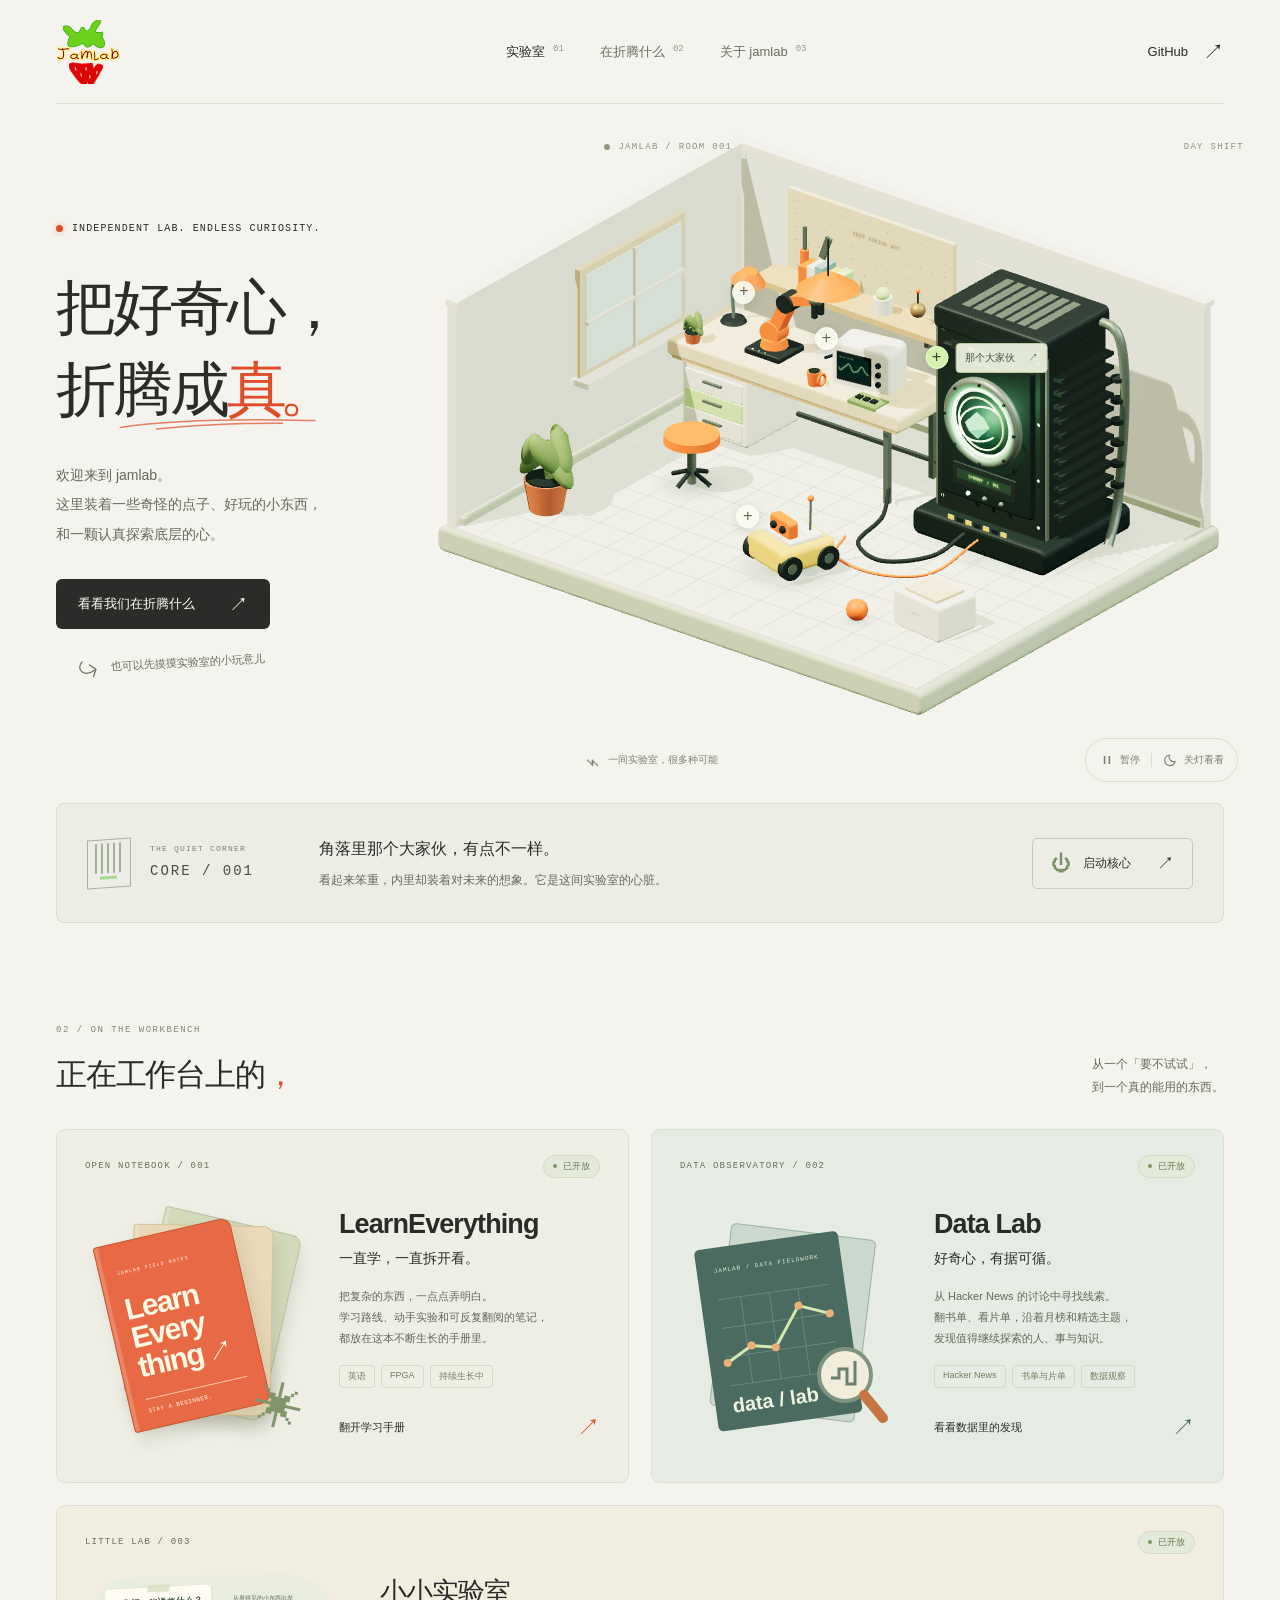
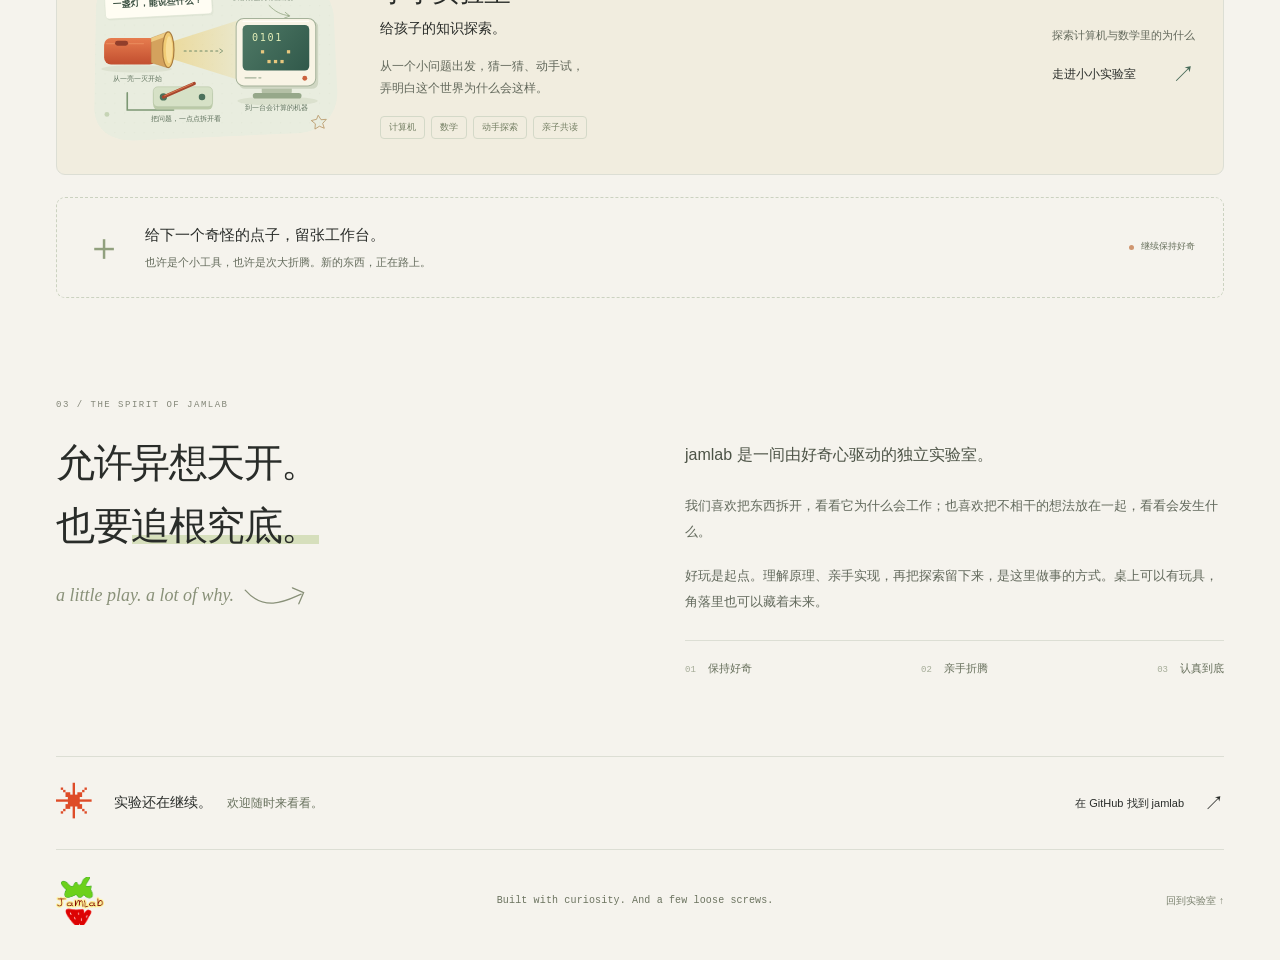
<file: index.html>
<!doctype html>
<html lang="zh-CN">
<head>
  <meta charset="UTF-8">
  <meta name="viewport" content="width=device-width, initial-scale=1">
  <meta name="theme-color" content="#f5f3ed">
  <meta name="description" content="jamlab，一间把好奇心折腾成真的独立实验室。探索小发明、硬核技术与开放的学习计划。">
  <title>jamlab — 把好奇心，折腾成真。</title>
  <link rel="icon" href="assets/favicon.png" type="image/png" sizes="32x32">
  <link rel="stylesheet" href="styles.css">
  <script type="module" src="app.mjs"></script>
</head>
<body>
  <a class="skip-link" href="#main">跳到主要内容</a>
  <header class="site-header">
    <a class="wordmark" href="./" aria-label="jamlab 首页"><img class="brand-logo" src="assets/jamlab-logo.png" alt="jamlab" width="460" height="460"></a>
    <nav aria-label="主导航"><a class="nav-current" href="#laboratory">实验室<span>01</span></a><a href="#projects">在折腾什么<span>02</span></a><a href="#about">关于 jamlab<span>03</span></a></nav>
    <a class="github-link" href="https://github.com/jamlabq" target="_blank" rel="noopener noreferrer">GitHub <span aria-hidden="true">↗</span></a>
  </header>
  <main id="main">
    <section class="hero" id="laboratory" aria-labelledby="hero-title">
      <div class="hero-copy">
        <div class="eyebrow"><span class="status-dot"></span> INDEPENDENT LAB. ENDLESS CURIOSITY.</div>
        <h1 id="hero-title">把好奇心，<br><span class="title-last">折腾成<span class="orange">真<span class="title-period">。</span></span><svg class="title-scribble" viewBox="0 0 270 14" fill="none" aria-hidden="true"><path d="M3 7c72-8 163-6 263 0M52 11c68-5 117-4 170-2" stroke="currentColor" stroke-width="2" stroke-linecap="round"/></svg></span></h1>
        <p class="hero-description">欢迎来到 jamlab。<br>这里装着一些奇怪的点子、好玩的小东西，<br>和一颗认真探索底层的心。</p>
        <a class="button button-dark" href="#projects">看看我们在折腾什么 <span aria-hidden="true">↗</span></a>
        <div class="hero-footnote"><svg viewBox="0 0 30 30" fill="none" aria-hidden="true"><path d="M9 8c-8 8 2 18 13 10M17 12l7 5-3 8" stroke="currentColor" stroke-width="1.4" stroke-linecap="round"/></svg><span>也可以先摸摸实验室的小玩意儿</span></div>
      </div>
      <div class="laboratory-wrap">
        <div class="scene-topline"><span><i></i> JAMLAB / ROOM 001</span><span id="scene-mode-label">DAY SHIFT</span></div>
        <div class="scene" id="lab-scene" role="img" aria-label="立体实验室：工作台上有橙色机器人和示波器，地面上有探测小车，右后角是一台带绿色发光核心的深色重型机器。">
          <img class="scene-fallback" src="assets/lab-day.webp" alt="" width="957" height="700">
          <div class="scene-loading" id="scene-loading" hidden><span class="loading-ring"></span><span>正在打开实验室的灯…</span></div>
        </div>
        <div class="scene-hotspots" id="scene-hotspots" aria-label="探索实验室的装置">
          <button class="hotspot" data-object="robot" style="left:27%;top:53%"><span class="hotspot-point">+</span><span class="hotspot-label">小小机械臂</span></button>
          <button class="hotspot" data-object="signal" style="left:38%;top:45%"><span class="hotspot-point">+</span><span class="hotspot-label">捕捉一个信号</span></button>
          <button class="hotspot hotspot-core" data-object="core" style="left:76%;top:35%"><span class="hotspot-point">+</span><span class="hotspot-label">那个大家伙 <span aria-hidden="true">↗</span></span></button>
          <button class="hotspot" data-object="rover" style="left:53%;top:76%"><span class="hotspot-point">+</span><span class="hotspot-label">小车出去转转</span></button>
        </div>
        <div class="scene-controls"><span class="scene-hint"><span class="scene-hint-icon" aria-hidden="true">⌁</span> 一间实验室，很多种可能</span><div class="control-group"><button id="motion-toggle" class="scene-control" aria-label="暂停场景动画" aria-pressed="false"><svg viewBox="0 0 20 20" aria-hidden="true" fill="none"><path d="M7 5v10M13 5v10" stroke="currentColor" stroke-width="2"/></svg><span>暂停</span></button><span class="control-divider"></span><button id="night-toggle" class="scene-control" aria-pressed="false"><svg viewBox="0 0 20 20" aria-hidden="true" fill="none"><path d="M15 12a6 6 0 0 1-7-8 6.5 6.5 0 1 0 7 8Z" stroke="currentColor" stroke-width="1.4"/></svg><span>关灯看看</span></button></div></div>
      </div>
    </section>
    <section class="core-strip" aria-label="实验室核心装置">
      <div class="core-serial"><span class="core-icon" aria-hidden="true">▥</span><span>THE QUIET CORNER<br><b>CORE / 001</b></span></div>
      <div class="core-copy"><h2>角落里那个大家伙，有点不一样。</h2><p>看起来笨重，内里却装着对未来的想象。它是这间实验室的心脏。</p></div>
      <button class="core-trigger" id="core-trigger" aria-pressed="false"><span class="power-icon" aria-hidden="true">⏻</span><span id="core-trigger-text">启动核心</span><span aria-hidden="true">↗</span></button>
      <div class="core-response" id="core-response" role="status" aria-live="polite"></div>
    </section>
    <section class="projects section" id="projects" aria-labelledby="projects-title">
      <div class="section-heading"><div><div class="eyebrow muted">02 / ON THE WORKBENCH</div><h2 id="projects-title">正在工作台上的<span class="serif">，</span></h2></div><p>从一个「要不试试」，<br>到一个真的能用的东西。</p></div>
      <div class="project-grid">
        <a class="project-card learning-card" href="https://jamlabq.github.io/LearnEverything/">
          <div class="project-card-top"><span class="project-label">OPEN NOTEBOOK / 001</span><span class="live-badge"><i></i> 已开放</span></div>
          <div class="learning-content"><div class="learning-art" aria-hidden="true"><div class="book book-back"><span>WHY?</span></div><div class="book book-middle"><span>HOW.</span></div><div class="book book-front"><span class="book-mini">JAMLAB FIELD NOTES</span><strong>Learn<br>Every<br>thing<span>↗</span></strong><span class="book-line"></span><span class="book-bottom">STAY A BEGINNER.</span></div><div class="book-spark">✳</div></div><div class="learning-copy"><h3>LearnEverything<span>一直学，一直拆开看。</span></h3><p>把复杂的东西，一点点弄明白。<br>学习路线、动手实验和可反复翻阅的笔记，<br>都放在这本不断生长的手册里。</p><div class="topic-tags"><span>英语</span><span>FPGA</span><span>持续生长中</span></div><span class="project-enter">翻开学习手册 <span aria-hidden="true">↗</span></span></div></div>
        </a>
        <a class="project-card learning-card data-card" href="https://jamlabq.github.io/data-lab/">
          <div class="project-card-top"><span class="project-label">DATA OBSERVATORY / 002</span><span class="live-badge"><i></i> 已开放</span></div>
          <div class="learning-content">
            <div class="learning-art data-art" aria-hidden="true">
              <svg viewBox="0 0 220 245" fill="none"><g transform="rotate(7 110 122)"><rect x="40" y="28" width="145" height="183" rx="5" fill="#cbd8ce" stroke="#9eafa1"/></g><g transform="rotate(-8 110 122)"><rect x="25" y="35" width="145" height="183" rx="5" fill="#4b6b60"/><path d="M42 87h111M42 116h111M42 145h111M42 174h111M65 87v87M94 87v87M123 87v87" stroke="#759285" stroke-width=".7"/><text x="42" y="60" fill="#dce9d4" font-family="monospace" font-size="6" letter-spacing="1">JAMLAB / DATA FIELDWORK</text><path d="m43 151 26-14 24 5 28-38 30 12" stroke="#d4e9ad" stroke-width="3"/><g fill="#eab076"><circle cx="43" cy="151" r="4"/><circle cx="69" cy="137" r="4"/><circle cx="93" cy="142" r="4"/><circle cx="121" cy="104" r="4"/><circle cx="151" cy="116" r="4"/></g><text x="42" y="201" fill="#edf3df" font-family="Arial,sans-serif" font-size="20" font-weight="700">data / lab</text></g><circle cx="165" cy="172" r="26" fill="#f2edda" stroke="#7f9480" stroke-width="4"/><path d="m184 192 19 23" stroke="#c67442" stroke-width="10" stroke-linecap="round"/><path d="M151 175h8v-9h8v15h8v-23" stroke="#68806c" stroke-width="3"/></svg>
            </div>
            <div class="learning-copy"><h3>Data Lab<span>好奇心，有据可循。</span></h3><p>从 Hacker News 的讨论中寻找线索。<br>翻书单、看片单，沿着月榜和精选主题，<br>发现值得继续探索的人、事与知识。</p><div class="topic-tags"><span>Hacker News</span><span>书单与片单</span><span>数据观察</span></div><span class="project-enter">看看数据里的发现 <span aria-hidden="true">↗</span></span></div>
          </div>
        </a>
        <a class="project-card kids-card" href="kids/">
          <div class="project-card-top"><span class="project-label">LITTLE LAB / 003</span><span class="live-badge"><i></i> 已开放</span></div>
          <div class="kids-card-content">
            <img class="kids-card-art" src="kids/workbench.svg" alt="" width="640" height="450" loading="lazy">
            <div class="kids-card-copy"><h3>小小实验室<span>给孩子的知识探索。</span></h3><p>从一个小问题出发，猜一猜、动手试，<br>弄明白这个世界为什么会这样。</p><div class="topic-tags"><span>计算机</span><span>数学</span><span>动手探索</span><span>亲子共读</span></div></div>
            <div class="kids-card-entry"><span>探索计算机与数学里的为什么</span><span class="project-enter">走进小小实验室 <span aria-hidden="true">↗</span></span></div>
          </div>
        </a>
      </div>
      <article class="future-note"><span class="future-note-plus" aria-hidden="true">＋</span><div><h3>给下一个奇怪的点子，留张工作台。</h3><p>也许是个小工具，也许是次大折腾。新的东西，正在路上。</p></div><span class="in-progress"><span class="small-orange-dot"></span> 继续保持好奇</span></article>
    </section>
    <section class="about section" id="about" aria-labelledby="about-title"><div class="about-intro"><div class="eyebrow muted">03 / THE SPIRIT OF JAMLAB</div><h2 id="about-title">允许异想天开。<br>也要<span>追根究底。</span></h2><div class="about-signature">a little play. a lot of why.<svg viewBox="0 0 100 40" fill="none" aria-hidden="true"><path d="M4 14c26 30 57 10 70 5m-11-8 14 6-6 14" stroke="currentColor" stroke-width="1.6" stroke-linecap="round"/></svg></div></div><div class="about-notes"><p class="about-lead">jamlab 是一间由好奇心驱动的独立实验室。</p><p>我们喜欢把东西拆开，看看它为什么会工作；也喜欢把不相干的想法放在一起，看看会发生什么。</p><p>好玩是起点。理解原理、亲手实现，再把探索留下来，是这里做事的方式。桌上可以有玩具，角落里也可以藏着未来。</p><div class="lab-values"><span><b>01</b> 保持好奇</span><span><b>02</b> 亲手折腾</span><span><b>03</b> 认真到底</span></div></div></section>
    <div class="closing-note"><span class="closing-star" aria-hidden="true">✳</span><p>实验还在继续。<span>欢迎随时来看看。</span></p><a href="https://github.com/jamlabq" target="_blank" rel="noopener noreferrer">在 GitHub 找到 jamlab <span aria-hidden="true">↗</span></a></div>
  </main>
  <footer class="site-footer"><a class="wordmark footer-wordmark" href="./" aria-label="jamlab 首页"><img class="brand-logo" src="assets/jamlab-logo.png" alt="jamlab" width="460" height="460"></a><span>Built with curiosity. And a few loose screws.</span><a href="#laboratory">回到实验室 ↑</a></footer>
  <dialog class="object-dialog" id="object-dialog" aria-labelledby="object-title"><div class="dialog-top"><span id="object-code"></span><button id="dialog-close" aria-label="关闭装置介绍">×</button></div><div class="dialog-object-icon" id="object-icon" aria-hidden="true"></div><h2 id="object-title"></h2><p class="object-subtitle" id="object-subtitle"></p><p class="object-description" id="object-description"></p><div class="object-note" id="object-note"></div><button class="button button-dark" id="object-action">让它动一下 <span aria-hidden="true">↗</span></button><p class="concept-label">ROOM 001 · 实验室的概念装置</p></dialog>
  <noscript><div class="noscript-note">你正在查看实验室的静态版本。LearnEverything、Data Lab、小小实验室和下方链接可以直接使用；开启 JavaScript 可探索装置。</div></noscript>
</body>
</html>
</file>
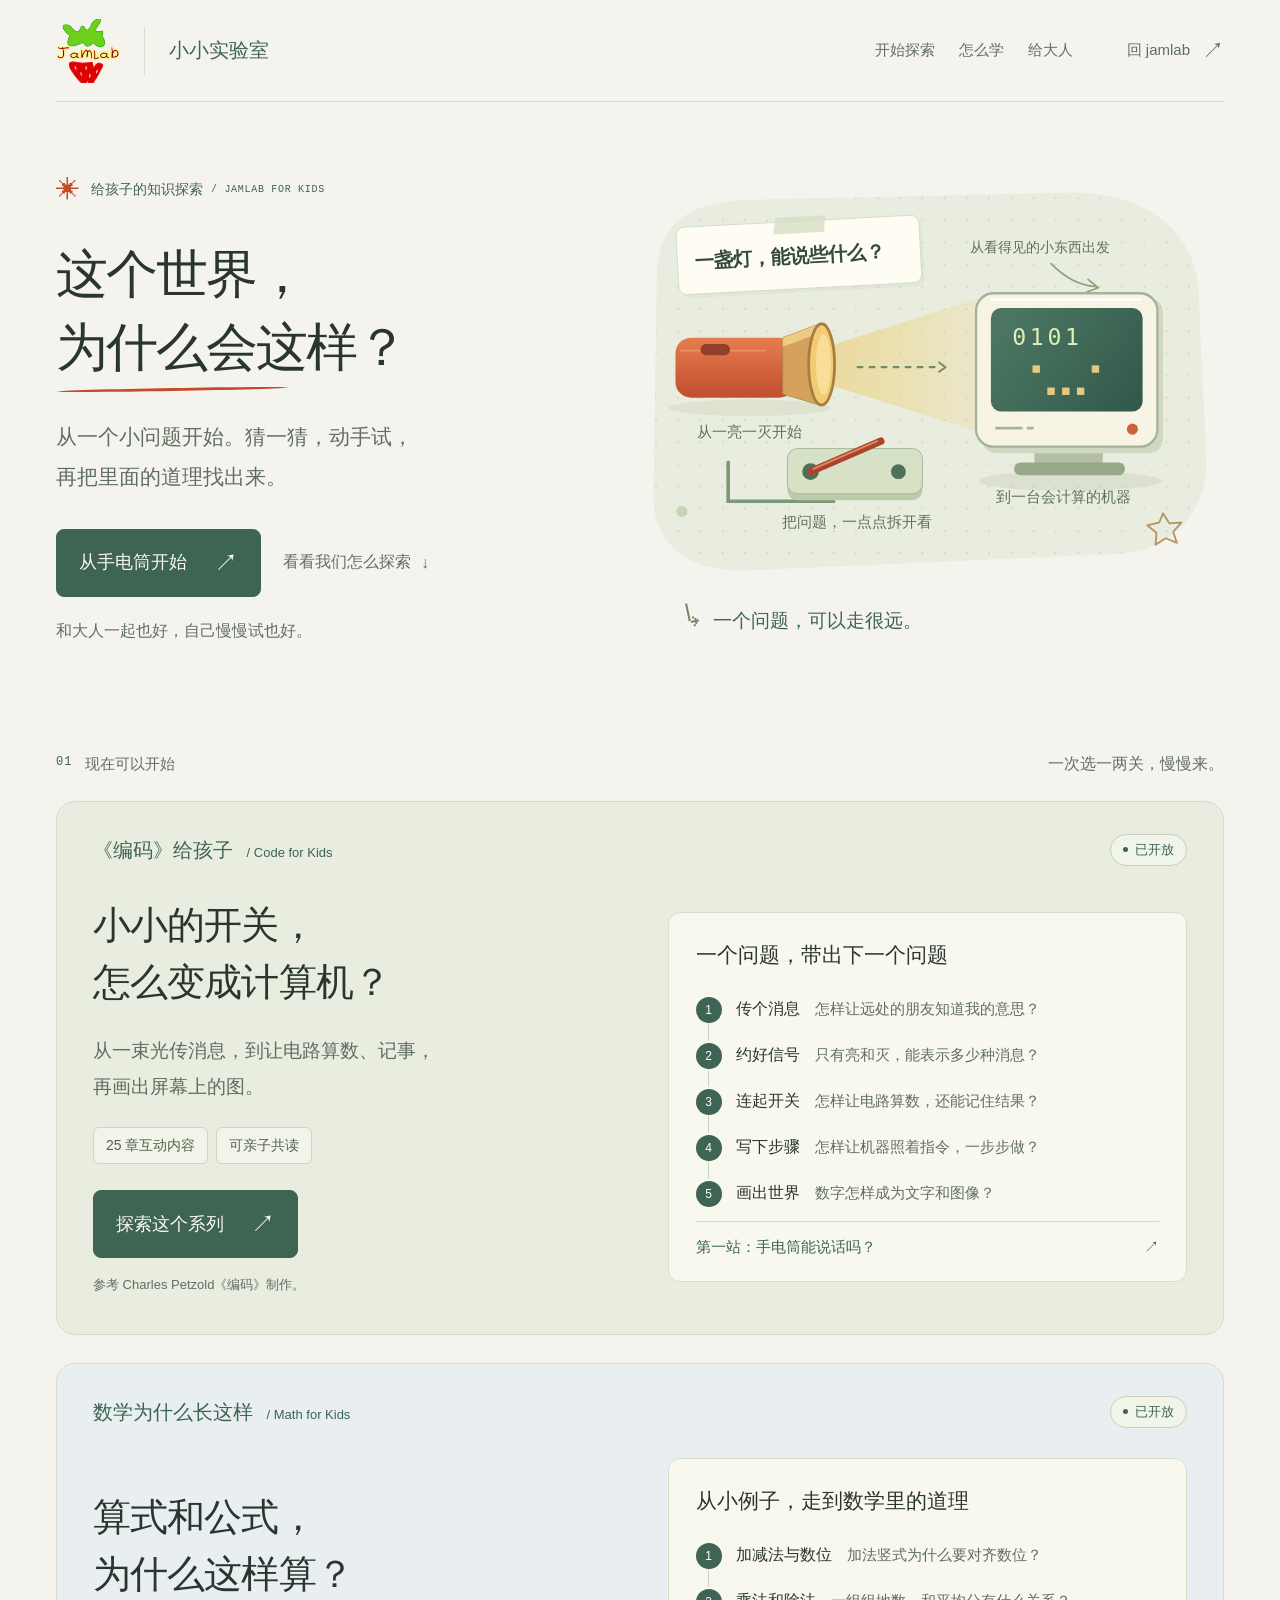
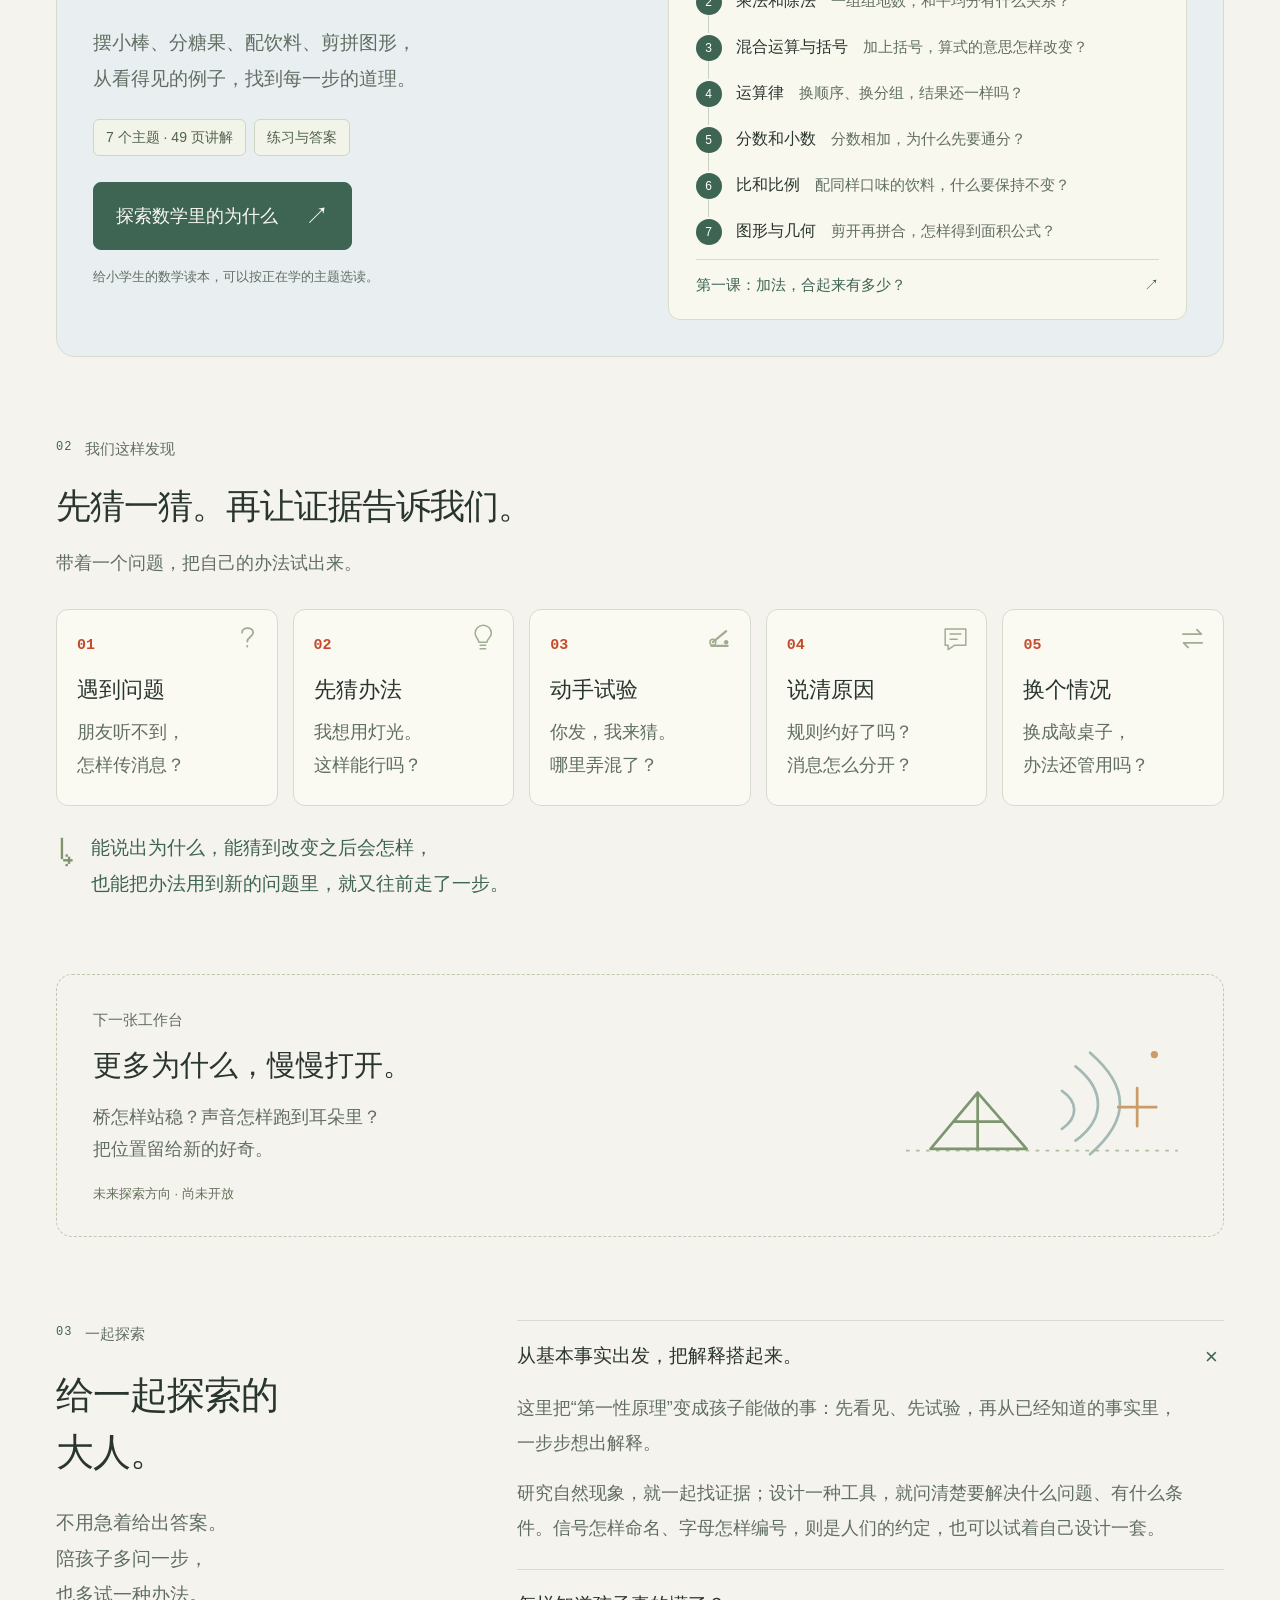
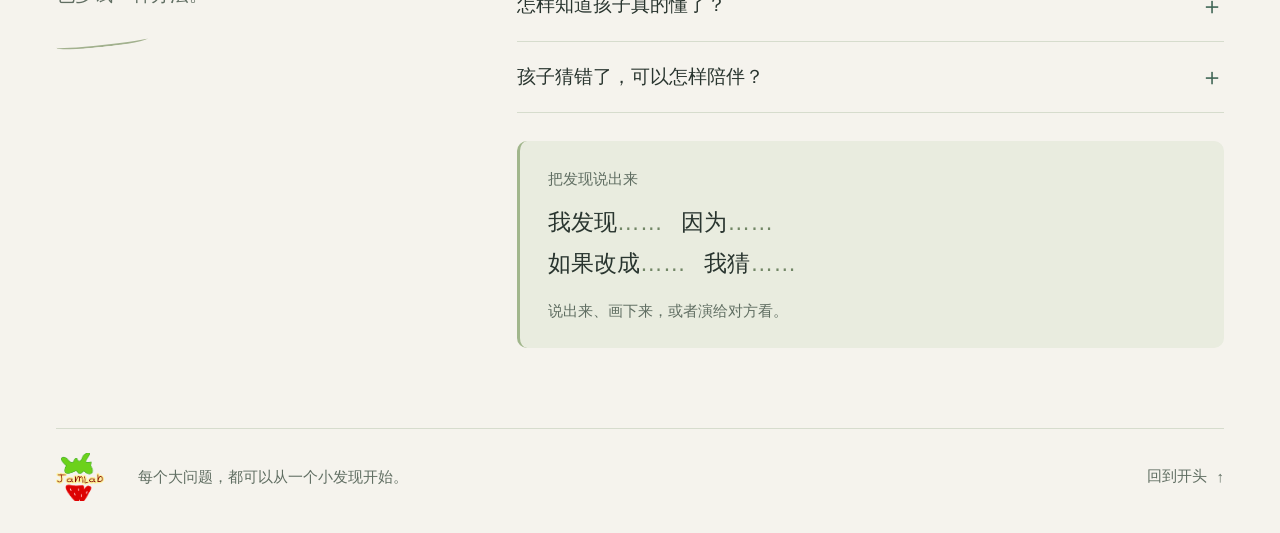
<file: kids/index.html>
<!doctype html>
<html lang="zh-CN">
<head>
  <meta charset="UTF-8">
  <meta name="viewport" content="width=device-width, initial-scale=1">
  <meta name="theme-color" content="#f5f3ed">
  <meta name="description" content="jamlab 小小实验室，给孩子的知识探索。从一个小问题开始，猜一猜、动手试，理解世界为什么会这样。探索《编码》给孩子与数学为什么长这样。">
  <title>小小实验室 — 这个世界，为什么会这样？ · jamlab</title>
  <link rel="canonical" href="https://jamlabq.github.io/kids/">
  <link rel="icon" href="../assets/favicon.png" type="image/png" sizes="32x32">
  <link rel="stylesheet" href="styles.css">
</head>
<body>
  <a class="skip-link" href="#main">跳到主要内容</a>
  <header class="site-header page-width">
    <a class="brand" href="../" aria-label="jamlab 首页"><img class="brand-logo" src="../assets/jamlab-logo.png" alt="jamlab" width="460" height="460"></a>
    <a class="series-name" href="./" aria-current="page">小小实验室</a>
    <nav aria-label="小小实验室导航">
      <a href="#explore">开始探索</a>
      <a href="#how">怎么学</a>
      <a href="#grownups">给大人</a>
    </nav>
    <a class="back-link" href="../">回 jamlab <span aria-hidden="true">↗</span></a>
  </header>

  <main id="main" class="page-width">
    <section class="hero" aria-labelledby="hero-title">
      <div class="hero-copy">
        <p class="eyebrow"><span class="tiny-star" aria-hidden="true">✳</span> 给孩子的知识探索 <span class="english-label">/ JAMLAB FOR KIDS</span></p>
        <h1 id="hero-title">这个世界，<br><span class="underlined">为什么会这样？</span></h1>
        <p class="hero-intro">从一个小问题开始。<br class="mobile-break">猜一猜，动手试，<br>再把里面的道理找出来。</p>
        <div class="hero-actions">
          <a class="button" href="https://jamlabq.github.io/code-for-kids/ch1-flashlight.html">从手电筒开始 <span aria-hidden="true">↗</span></a>
          <a class="text-link" href="#how">看看我们怎么探索 <span aria-hidden="true">↓</span></a>
        </div>
        <p class="small-note">和大人一起也好，自己慢慢试也好。</p>
      </div>
      <figure class="workbench">
        <img src="workbench.svg" width="640" height="450" alt="探索工作台上的手电筒、开关、记录纸和小电脑，串起从灯光到计算机的学习线索。" fetchpriority="high">
        <figcaption><span class="sketch-arrow" aria-hidden="true">↳</span> 一个问题，可以走很远。</figcaption>
      </figure>
    </section>

    <section id="explore" class="section explore" aria-labelledby="explore-title">
      <div class="section-heading"><h2 id="explore-title" class="section-label"><span>01</span> 现在可以开始</h2><p>一次选一两关，慢慢来。</p></div>
      <article id="code-course" class="course-card" aria-labelledby="course-title">
        <div class="course-top"><p>《编码》给孩子 <span lang="en">/ Code for Kids</span></p><span class="open-badge"><i aria-hidden="true"></i> 已开放</span></div>
        <div class="course-layout">
          <div class="course-copy">
            <h3 id="course-title">小小的开关，<br>怎么变成计算机？</h3>
            <p>从一束光传消息，到让电路算数、记事，<br class="wide-break">再画出屏幕上的图。</p>
            <ul class="course-tags" aria-label="专题特点"><li>25 章互动内容</li><li>可亲子共读</li></ul>
            <a class="button" href="https://jamlabq.github.io/code-for-kids/">探索这个系列 <span aria-hidden="true">↗</span></a>
            <p class="course-credit">参考 Charles Petzold《编码》制作。</p>
          </div>
          <div class="course-route">
            <h4>一个问题，带出下一个问题</h4>
            <ol class="question-path">
              <li><span class="path-number">1</span><div><strong>传个消息</strong><span>怎样让远处的朋友知道我的意思？</span></div></li>
              <li><span class="path-number">2</span><div><strong>约好信号</strong><span>只有亮和灭，能表示多少种消息？</span></div></li>
              <li><span class="path-number">3</span><div><strong>连起开关</strong><span>怎样让电路算数，还能记住结果？</span></div></li>
              <li><span class="path-number">4</span><div><strong>写下步骤</strong><span>怎样让机器照着指令，一步步做？</span></div></li>
              <li><span class="path-number">5</span><div><strong>画出世界</strong><span>数字怎样成为文字和图像？</span></div></li>
            </ol>
            <a class="first-stop" href="https://jamlabq.github.io/code-for-kids/ch1-flashlight.html"><span>第一站：手电筒能说话吗？</span><span aria-hidden="true">↗</span></a>
          </div>
        </div>
      </article>
      <article id="math-course" class="course-card math-course" aria-labelledby="math-title">
        <div class="course-top"><p>数学为什么长这样 <span lang="en">/ Math for Kids</span></p><span class="open-badge"><i aria-hidden="true"></i> 已开放</span></div>
        <div class="course-layout">
          <div class="course-copy">
            <h3 id="math-title">算式和公式，<br>为什么这样算？</h3>
            <p>摆小棒、分糖果、配饮料、剪拼图形，<br class="wide-break">从看得见的例子，找到每一步的道理。</p>
            <ul class="course-tags" aria-label="专题特点"><li>7 个主题 · 49 页讲解</li><li>练习与答案</li></ul>
            <a class="button" href="https://jamlabq.github.io/math-for-kids/">探索数学里的为什么 <span aria-hidden="true">↗</span></a>
            <p class="course-credit">给小学生的数学读本，可以按正在学的主题选读。</p>
          </div>
          <div class="course-route">
            <h4>从小例子，走到数学里的道理</h4>
            <ol class="question-path">
              <li><span class="path-number">1</span><div><strong>加减法与数位</strong><span>加法竖式为什么要对齐数位？</span></div></li>
              <li><span class="path-number">2</span><div><strong>乘法和除法</strong><span>一组组地数，和平均分有什么关系？</span></div></li>
              <li><span class="path-number">3</span><div><strong>混合运算与括号</strong><span>加上括号，算式的意思怎样改变？</span></div></li>
              <li><span class="path-number">4</span><div><strong>运算律</strong><span>换顺序、换分组，结果还一样吗？</span></div></li>
              <li><span class="path-number">5</span><div><strong>分数和小数</strong><span>分数相加，为什么先要通分？</span></div></li>
              <li><span class="path-number">6</span><div><strong>比和比例</strong><span>配同样口味的饮料，什么要保持不变？</span></div></li>
              <li><span class="path-number">7</span><div><strong>图形与几何</strong><span>剪开再拼合，怎样得到面积公式？</span></div></li>
            </ol>
            <a class="first-stop" href="https://jamlabq.github.io/math-for-kids/page-01.html"><span>第一课：加法，合起来有多少？</span><span aria-hidden="true">↗</span></a>
          </div>
        </div>
      </article>
    </section>

    <section id="how" class="section method" aria-labelledby="method-title">
      <p class="section-label"><span>02</span> 我们这样发现</p>
      <h2 id="method-title">先猜一猜。<br class="mobile-break">再让证据告诉我们。</h2>
      <p class="section-intro">带着一个问题，把自己的办法试出来。</p>
      <ol class="discovery-steps">
        <li><span class="step-number" aria-hidden="true">01</span><div><h3>遇到问题</h3><p>朋友听不到，<br>怎样传消息？</p></div><svg class="step-mark" viewBox="0 0 42 42" fill="none" aria-hidden="true"><path d="M15 13c0-8 15-8 15 0 0 6-8 6-8 12M22 31v1" stroke="currentColor" stroke-width="2.5" stroke-linecap="round"/></svg></li>
        <li><span class="step-number" aria-hidden="true">02</span><div><h3>先猜办法</h3><p>我想用灯光。<br>这样能行吗？</p></div><svg class="step-mark" viewBox="0 0 42 42" fill="none" aria-hidden="true"><path d="M17 30h9M17 35h9M16 26c0-5-5-6-5-12a11 11 0 0 1 22 0c0 6-6 7-6 12Z" stroke="currentColor" stroke-width="2" stroke-linejoin="round"/></svg></li>
        <li><span class="step-number" aria-hidden="true">03</span><div><h3>动手试验</h3><p>你发，我来猜。<br>哪里弄混了？</p></div><svg class="step-mark" viewBox="0 0 42 42" fill="none" aria-hidden="true"><path d="M10 31h22M12 26l18-15" stroke="currentColor" stroke-width="3" stroke-linecap="round"/><circle cx="12" cy="26" r="4" stroke="currentColor" stroke-width="2"/><circle cx="30" cy="26" r="3" fill="currentColor"/></svg></li>
        <li><span class="step-number" aria-hidden="true">04</span><div><h3>说清原因</h3><p>规则约好了吗？<br>消息怎么分开？</p></div><svg class="step-mark" viewBox="0 0 42 42" fill="none" aria-hidden="true"><path d="M7 8h28v22H20l-9 6v-6H7Z" stroke="currentColor" stroke-width="2" stroke-linejoin="round"/><path d="M13 15h16M13 22h11" stroke="currentColor" stroke-width="2"/></svg></li>
        <li><span class="step-number" aria-hidden="true">05</span><div><h3>换个情况</h3><p>换成敲桌子，<br>办法还管用吗？</p></div><svg class="step-mark" viewBox="0 0 42 42" fill="none" aria-hidden="true"><path d="M8 15h25l-6-6M34 27H9l6 6" stroke="currentColor" stroke-width="2.5" stroke-linecap="round" stroke-linejoin="round"/></svg></li>
      </ol>
      <div class="understanding-note"><span aria-hidden="true">↳</span><p>能说出<strong>为什么</strong>，能猜到<strong>改变之后会怎样</strong>，<br class="wide-break">也能把办法用到<strong>新的问题</strong>里，就又往前走了一步。</p></div>
    </section>

    <section class="future-workbench" aria-labelledby="future-title">
      <div><p class="section-label">下一张工作台</p><h2 id="future-title">更多为什么，<br class="mobile-break">慢慢打开。</h2><p>桥怎样站稳？声音怎样跑到耳朵里？<br>把位置留给新的好奇。</p><span class="future-status">未来探索方向 · 尚未开放</span></div>
      <svg class="future-illustration" viewBox="0 0 320 164" fill="none" aria-hidden="true"><path d="M10 132h300" stroke="#aebda0" stroke-width="2" stroke-dasharray="4 7"/><path d="m37 130 52-62 54 62M37 130H143M62 100h55M89 68v62" stroke="#7e9670" stroke-width="3" stroke-linecap="round" stroke-linejoin="round"/><path d="M182 108c18-12 18-30 0-42M197 121c33-24 33-56 0-82M213 136c44-38 44-74 0-112" stroke="#a2b9b6" stroke-width="3" stroke-linecap="round"/><path d="M265 63v42M244 84h42" stroke="#cb9b68" stroke-width="3" stroke-linecap="round"/><circle cx="284" cy="26" r="4" fill="#cb9b68"/></svg>
    </section>

    <section id="grownups" class="section grownups" aria-labelledby="grownups-title">
      <div class="grownups-intro"><p class="section-label"><span>03</span> 一起探索</p><h2 id="grownups-title">给一起探索的<br>大人。</h2><p>不用急着给出答案。<br>陪孩子多问一步，<br>也多试一种办法。</p><span class="pencil-line" aria-hidden="true"></span></div>
      <div class="parent-notes">
        <details open>
          <summary>从基本事实出发，把解释搭起来。<span aria-hidden="true">＋</span></summary>
          <div class="detail-body"><p>这里把“第一性原理”变成孩子能做的事：先看见、先试验，再从已经知道的事实里，一步步想出解释。</p><p>研究自然现象，就一起找证据；设计一种工具，就问清楚要解决什么问题、有什么条件。信号怎样命名、字母怎样编号，则是人们的约定，也可以试着自己设计一套。</p></div>
        </details>
        <details>
          <summary>怎样知道孩子真的懂了？<span aria-hidden="true">＋</span></summary>
          <div class="detail-body"><p>请孩子用自己的话、图画或演示来解释。再改一个条件，先猜结果，然后一起验证。</p><p>比如用灯传消息后，问：“去掉中间的停顿，还能读懂吗？”“换成敲桌子，这个办法还管用吗？”能找到问题、说明原因、尝试改进，都是理解在发生的证据。</p></div>
        </details>
        <details>
          <summary>孩子猜错了，可以怎样陪伴？<span aria-hidden="true">＋</span></summary>
          <div class="detail-body"><p>先问：“你看到了什么，让你这样猜？”然后一起试一试。新发现和原来的想法不一样，就一起修改解释。</p><p>一次只探索一个小问题也很好。孩子可以回头再玩，不必一次记住全部词语。碰到暂时解释不了的地方，可以一起把问题记下来。</p></div>
        </details>
        <div class="conversation-card"><p class="section-label">把发现说出来</p><p>我发现<span>……</span> 因为<span>……</span><br>如果改成<span>……</span> 我猜<span>……</span></p><span>说出来、画下来，或者演给对方看。</span></div>
      </div>
    </section>
  </main>
  <footer class="site-footer page-width"><a class="brand" href="../" aria-label="回到 jamlab 首页"><img class="brand-logo" src="../assets/jamlab-logo.png" alt="jamlab" width="460" height="460"></a><p>每个大问题，都可以从一个小发现开始。</p><a href="#main">回到开头 <span aria-hidden="true">↑</span></a></footer>
</body>
</html>
</file>
<file: styles.css>
@charset "UTF-8";
:root{--paper:#f5f3ed;--ink:#292c29;--muted:#74766e;--line:#dcded4;--orange:#de4c28;--green:#bde7ba;--ease:cubic-bezier(.2,.65,.3,1);color-scheme:light;font-family:Arial,"PingFang SC","Microsoft YaHei",sans-serif;font-synthesis:none}
*{box-sizing:border-box}html{scroll-behavior:smooth;scroll-padding-top:100px}body{margin:0;background:var(--paper);color:var(--ink);-webkit-font-smoothing:antialiased}a{color:inherit;text-decoration:none}button{font:inherit;color:inherit;cursor:pointer}button,a{-webkit-tap-highlight-color:transparent}button{border:0}button:disabled{cursor:default;opacity:.55}a:focus-visible,button:focus-visible{outline:3px solid var(--orange);outline-offset:6px}h1,h2,h3,p{margin:0}button,summary{touch-action:manipulation}svg{display:block}::selection{background:#f4c583;color:#292c29}[hidden]{display:none!important}.skip-link{position:fixed;top:8px;left:16px;padding:14px;background:var(--ink);color:white;z-index:99;transform:translateY(-160%)}.skip-link:focus{transform:translateY(0)}
.site-header,main,.site-footer{width:min(1320px,calc(100% - 112px));margin-inline:auto}.site-header{height:104px;border-bottom:1px solid var(--line);display:flex;align-items:center;justify-content:space-between;gap:30px}.wordmark{display:inline-flex;align-items:center;flex-shrink:0;min-width:48px;min-height:48px}.brand-logo{display:block;width:64px;height:64px;object-fit:contain}nav{display:flex;gap:36px;align-items:center;margin-left:45px}nav>a{font-size:13px;display:flex;align-items:center;gap:8px;color:#6c6e66}nav>a:hover,nav>.nav-current{color:var(--ink)}nav>a>span{font:9px/1 ui-monospace,monospace;color:#93958b;align-self:flex-start;margin-top:2px}.github-link{font-size:13px;display:flex;gap:15px;align-items:center}.github-link>span{font-size:21px}.hero{display:grid;grid-template-columns:.82fr 1.35fr;align-items:center;position:relative;min-height:700px;margin-top:0}.hero-copy{position:relative;z-index:2;padding:46px 0 62px;pointer-events:none}.hero-copy a{pointer-events:auto}.eyebrow{font:10px/1.6 ui-monospace,SFMono-Regular,Consolas,monospace;letter-spacing:1.1px;display:flex;align-items:center;gap:9px;white-space:nowrap}.status-dot{width:7px;height:7px;border-radius:50%;background:var(--orange);box-shadow:0 0 0 4px #de4c2810}.hero h1{font-size:clamp(42px,4.65vw,67px);line-height:1.38;letter-spacing:-3px;font-weight:800;margin-top:30px;white-space:nowrap}.orange{color:var(--orange)}.title-last{position:relative}.title-period{margin-left:-5px}.title-scribble{color:var(--orange);width:200px;height:14px;position:absolute;bottom:-8px;right:18px;opacity:.7;transform:rotate(-2deg)}.hero-description{font-size:14px;line-height:2.1;color:#65695f;margin-top:30px}.button{display:inline-flex;gap:34px;align-items:center;justify-content:space-between;min-height:50px;border-radius:6px;padding:16px 22px;font-size:13px;font-weight:500;transition:transform .2s,background .2s}.button-dark{background:var(--ink);color:#fffdf3}.button-dark:hover{background:#40473b;transform:translateY(-2px)}.button>span{font-size:19px;line-height:.8}.hero-copy>.button{margin-top:30px}.hero-footnote{display:flex;align-items:center;gap:10px;margin-top:15px;margin-left:18px;color:#676e5d;font-size:11px;transform:rotate(-3deg)}.hero-footnote svg{width:27px;height:27px}.laboratory-wrap{position:relative;height:700px;margin-left:-100px;margin-right:-36px;align-self:stretch;min-width:0}.scene-topline{position:absolute;top:36px;left:24%;right:16px;display:flex;justify-content:space-between;font:9px/1.6 ui-monospace,monospace;letter-spacing:1.3px;color:#8c9083;z-index:2}.scene-topline>span:first-child{display:flex;align-items:center;gap:8px}.scene-topline i{width:6px;height:6px;border-radius:50%;background:#919b7b}.scene{position:absolute;inset:0;overflow:hidden}.scene canvas,.scene-fallback{display:block;width:100%;height:100%;object-fit:contain}.scene canvas{position:relative;z-index:1}.scene-fallback{position:absolute;inset:0}.scene:not(.has-webgl) .scene-fallback{opacity:1}.scene.has-webgl .scene-fallback{opacity:0}.scene-loading{position:absolute;inset:0;display:flex;align-items:center;justify-content:center;flex-direction:column;gap:15px;color:#888d7c;font-size:11px}.loading-ring{display:block;width:26px;height:26px;border:1px solid #d8dcca;border-top-color:var(--orange);border-radius:50%;animation:spin 1.5s linear infinite}.scene-controls{position:absolute;bottom:22px;right:22px;left:22%;display:flex;align-items:center;justify-content:space-between;gap:14px;color:#7b8073;z-index:3}.scene-hint{font-size:10px;display:flex;gap:8px;align-items:center;white-space:nowrap}.scene-hint-icon{font-size:25px}.control-group{display:flex;border:1px solid #d9ddcf;border-radius:30px;padding:3px;background:#f5f3edee;align-items:center;gap:1px}.scene-control{display:flex;gap:5px;align-items:center;background:transparent;border-radius:30px;padding:7px 10px;min-height:36px;font-size:10px;white-space:nowrap}.scene-control svg{width:16px;height:16px}.scene-control:hover{background:#e5e7dc}.control-divider{width:1px;height:14px;background:#d9ddcf}.scene-hotspots{position:absolute;inset:0;pointer-events:none;z-index:2}.hotspot{position:absolute;display:flex;align-items:center;gap:7px;transform:translate(-50%,-50%);padding:8px;background:transparent;pointer-events:auto;white-space:nowrap;min-height:44px}.hotspot-point{display:flex;width:23px;height:23px;border:1px solid #fdfcf5;background:#fcfcf1de;box-shadow:0 2px 12px #23321f20;align-items:center;justify-content:center;border-radius:50%;font:16px/1 ui-monospace,monospace;color:#606b55;transition:transform .2s}.hotspot-label{font-size:10px;color:#46503e;border:1px solid #cdd3bfb0;border-radius:4px;padding:7px 9px;background:#f8f8efee;box-shadow:0 2px 9px #35472f08;opacity:0;transform:translateX(-5px);transition:all .2s;max-width:165px;overflow:hidden;text-overflow:ellipsis}.hotspot:hover .hotspot-label,.hotspot:focus-visible .hotspot-label,.hotspot-core .hotspot-label{opacity:1;transform:none}.hotspot:hover .hotspot-point{transform:scale(1.15)}.hotspot-core .hotspot-point{background:#d4f1ad;color:#314a2f;border-color:#ebffd2}.hotspot-core .hotspot-label{background:#eef4dfef;border-color:#bac7a2;color:#405137}.hotspot-core .hotspot-label>span{margin-left:10px}.core-strip{position:relative;display:grid;grid-template-columns:200px 1fr auto;gap:32px;align-items:center;border:1px solid #d9ddce;border-radius:8px;background:#eceee5;min-height:120px;padding:24px 30px;margin-top:-1px}.core-serial{display:flex;align-items:center;gap:19px;font:8px/2 ui-monospace,monospace;letter-spacing:1.2px;color:#7d8372}.core-serial b{font:14px/2 ui-monospace,monospace;color:#454e40;letter-spacing:2px}.core-icon{border:1px solid #aab39b;font:30px/1.4 ui-monospace,monospace;width:44px;height:49px;text-align:center;position:relative;transform:skewY(-4deg);color:#77866b}.core-icon:after{content:"";position:absolute;width:17px;height:3px;background:#a7d88b;bottom:8px;left:12px}.core-copy h2{font-size:16px;font-weight:600;line-height:1.6}.core-copy p{font-size:12px;color:#636b58;margin-top:8px;line-height:1.7}.core-trigger{display:flex;align-items:center;gap:12px;border:1px solid #c3cdb5;background:transparent;padding:13px 18px;border-radius:5px;font-size:12px;min-height:48px;white-space:nowrap}.core-trigger:hover{background:#e0e8d6}.core-trigger[aria-pressed=true]{background:#d3e6bf;border-color:#9db984}.power-icon{font-size:20px;color:#7b9165}.core-trigger>span:last-child{margin-left:14px;font-size:17px}.core-response{position:absolute;bottom:5px;right:30px;font-size:9px;color:#4b633f}.section{padding-top:100px}.section-heading{display:flex;justify-content:space-between;align-items:end;margin-bottom:30px}.muted{color:#838678;letter-spacing:1.5px;font-size:9px}.section-heading h2{font-size:31px;line-height:1.5;font-weight:650;letter-spacing:-1.2px;margin-top:15px}.serif{color:var(--orange)}.section-heading>p{font-size:12px;color:#656c5d;line-height:1.9}.project-grid{display:grid;grid-template-columns:1.65fr 1fr;gap:22px}.project-card{border:1px solid var(--line);border-radius:9px;padding:25px 28px;overflow:hidden;min-width:0;position:relative}.learning-card{background:#eeeee5;transition:border-color .2s,transform .3s}.learning-card:hover{border-color:#a7af94;transform:translateY(-4px)}.project-card-top{display:flex;justify-content:space-between;align-items:center}.project-label{font:9px/1.8 ui-monospace,monospace;letter-spacing:1.2px;color:#66705c}.live-badge{display:flex;gap:6px;align-items:center;font-size:9px;color:#637c50;background:#e4e9d9;border:1px solid #d1dbc2;border-radius:20px;padding:4px 9px}.live-badge i{width:4px;height:4px;background:#7b9865;border-radius:50%}.learning-content{display:grid;grid-template-columns:220px 1fr;align-items:center;gap:34px;margin-top:25px;margin-bottom:9px}.learning-art{height:245px;position:relative;width:220px;perspective:900px}.book{position:absolute;width:140px;height:190px;left:34px;top:26px;border-radius:3px 10px 10px 3px;box-shadow:4px 10px 15px #444b2520,inset 4px 0 0 #ffffff30;transform:rotate(-12deg);padding:17px}.book-back{background:#d3dabc;transform:rotate(13deg);left:58px;top:16px;color:#6f795c;border:1px solid #b8c3a1}.book-back span,.book-middle span{font:600 18px/1.4 ui-monospace,monospace}.book-middle{background:#e9d9b9;transform:rotate(1deg);left:47px;top:22px;border:1px solid #d4c397}.book-front{background:#e86a44;color:#fff9e6;border:1px solid #c45732;transform:rotate(-13deg);left:27px;top:27px;transition:transform .4s}.learning-card:hover .book-front{transform:rotate(-18deg) translateY(-5px)}.book-mini{font:5px/1 ui-monospace,monospace;letter-spacing:1.1px}.book-front strong{font-size:30px;line-height:.98;letter-spacing:-1.5px;display:block;margin-top:17px;font-weight:700}.book-front strong>span{font-size:25px;margin-left:5px}.book-line{display:block;height:1px;background:#ffc7a8;margin-top:18px;width:100%}.book-bottom{font:6px/1 ui-monospace,monospace;display:block;margin-top:9px;letter-spacing:.5px}.book-spark{position:absolute;right:2px;bottom:12px;font-size:49px;color:#80956b;transform:rotate(13deg)}.learning-copy h3{font-size:27px;letter-spacing:-.9px;line-height:1.2}.learning-copy h3>span{display:block;font-size:14px;font-weight:400;letter-spacing:0;margin-top:10px}.learning-copy p{font-size:11px;color:#62685b;line-height:1.9;margin-top:19px}.topic-tags{display:flex;gap:6px;flex-wrap:wrap;margin-top:16px}.topic-tags>span{font-size:9px;border:1px solid #d4d9c8;padding:4px 8px;border-radius:4px;color:#737e62}.project-enter{display:flex;justify-content:space-between;align-items:center;margin-top:24px;font-size:11px;font-weight:600}.project-enter>span{font-size:23px;color:var(--orange)}.future-card{background:repeating-linear-gradient(0deg,transparent,transparent 23px,#dde1d440 24px),repeating-linear-gradient(90deg,transparent,transparent 23px,#dde1d440 24px);display:flex;flex-direction:column;align-items:flex-start}.future-card .project-card-top{width:100%}.pencil-symbol{font-size:25px;color:#a0a68c}.future-art{position:absolute;width:160px;height:160px;right:-37px;top:50px;opacity:.55}.dashed-orbit{display:block;width:140px;height:140px;border:1px dashed #a8b496;border-radius:50%;transform:rotate(-30deg) scaleY(.4)}.future-plus{position:absolute;left:52px;top:30px;font:70px/1 serif;color:#b5bea6;font-weight:300}.orbit-dot{position:absolute;width:12px;height:12px;border-radius:50%;background:#d7ad7e;top:66px;left:1px}.future-card h3{font-size:23px;font-weight:550;line-height:1.6;letter-spacing:-.7px;margin-top:55px;z-index:1}.future-card p{font-size:11px;color:#666b5f;line-height:1.9;margin-top:16px}.in-progress{margin-top:auto;padding-top:30px;font:9px/1.4 ui-monospace,monospace;color:#8b8f7d;display:flex;align-items:center;gap:7px}.small-orange-dot{width:5px;height:5px;background:#cf9670;border-radius:50%}.about{display:grid;grid-template-columns:1fr 1fr;gap:90px;padding-bottom:80px}.about h2{font-size:39px;font-weight:600;line-height:1.6;letter-spacing:-1.5px;margin-top:20px}.about h2>span{position:relative}.about h2>span:after{content:"";position:absolute;left:1px;right:0;height:9px;background:#d6dfbc;bottom:3px;z-index:-1}.about-signature{font:italic 18px Georgia,serif;color:#899179;margin-top:22px;display:flex;gap:8px;align-items:center}.about-signature svg{width:80px;height:32px}.about-notes{padding-top:41px}.about-notes p{font-size:13px;line-height:2;color:#62695c;margin-bottom:18px}.about-notes .about-lead{font-size:16px;color:#4c5346;font-weight:500;margin-bottom:22px}.lab-values{display:flex;justify-content:space-between;gap:15px;padding-top:20px;margin-top:25px;border-top:1px solid var(--line)}.lab-values>span{font-size:11px;color:#666f5b}.lab-values b{font:9px/1.2 ui-monospace,monospace;color:#a5ac98;margin-right:9px}.closing-note{border-top:1px solid var(--line);padding:27px 0;display:flex;gap:20px;align-items:center}.closing-star{font-size:38px;line-height:1;color:var(--orange)}.closing-note p{font-size:14px}.closing-note p>span{font-size:12px;color:#68715d;margin-left:15px}.closing-note a{margin-left:auto;font-size:11px;display:flex;gap:20px;align-items:center}.closing-note a>span{font-size:20px}.site-footer{border-top:1px solid var(--line);padding:27px 0 35px;display:flex;align-items:center;justify-content:space-between;gap:20px}.footer-wordmark .brand-logo{width:48px;height:48px}.site-footer>span{font:10px/1.6 ui-monospace,monospace;color:#6b735f;letter-spacing:.15px}.site-footer>a:last-child{font-size:10px;color:#7a816e}
.object-dialog{padding:30px 34px;width:min(460px,calc(100% - 36px));border:1px solid #d7ddcc;border-radius:14px;background:#f8f7f0;color:var(--ink);max-height:calc(100dvh - 40px);overflow:auto;box-shadow:0 30px 100px #20261930}.object-dialog::backdrop{background:#202a2470;backdrop-filter:blur(5px)}body:has(dialog[open]){overflow:hidden}.dialog-top{display:flex;align-items:center;justify-content:space-between}.dialog-top>span{font:9px/1.6 ui-monospace,monospace;letter-spacing:2px;color:#7f8a70}.dialog-top>button{border:1px solid #d4dbca;border-radius:50%;background:transparent;min-width:40px;min-height:40px;font-size:25px;color:#758268}.dialog-object-icon{font:52px/1.4 ui-monospace,monospace;color:var(--orange);margin:14px 0}.object-dialog h2{font-size:28px;letter-spacing:-.6px}.object-subtitle{font-size:12px;color:#829172;margin-top:9px}.object-description{font-size:14px;line-height:2;color:#656e5c;margin-top:24px}.object-note{padding:14px 16px;background:#e9eddc;border-left:2px solid #a4b88c;margin-top:22px;font-size:12px;line-height:1.9;color:#687959}.object-dialog .button{width:100%;margin-top:25px}.concept-label{font:9px/1.5 ui-monospace,monospace;color:#8b9282;text-align:center;margin-top:14px}.noscript-note{padding:15px 24px;background:#ede8d8;text-align:center;font-size:13px}.night-mode{--paper:#e8e9df}.night-mode .scene-topline{color:#687a67}.night-mode #night-toggle{background:#d7e1cf}.core-active .core-icon:after{background:#74bd4a;box-shadow:0 0 12px #70b74a}.core-active .status-dot{background:#789b50;box-shadow:0 0 0 4px #789b5015}
@keyframes spin{to{transform:rotate(360deg)}}
@media(min-width:1550px){.hero{min-height:760px}.laboratory-wrap{height:760px}.hero h1{font-size:72px}.hero-description{font-size:15px}}
@media(max-width:1150px){.site-header,main,.site-footer{width:calc(100% - 72px)}.hero{grid-template-columns:.8fr 1.25fr;min-height:620px}.laboratory-wrap{height:620px;margin-left:-65px;margin-right:-28px}.hero h1{font-size:51px}.eyebrow{font-size:8px}.hero-description{font-size:12px}.hero-copy>.button{font-size:11px;padding:16px 18px;gap:20px}.hero-footnote{font-size:9px}.scene-controls{left:18%;right:16px}.scene-hint{font-size:9px}.scene-topline{left:25%;font-size:8px}.core-strip{grid-template-columns:160px 1fr auto;gap:20px;padding:22px}.core-serial{gap:14px}.core-copy h2{font-size:14px}.core-copy p{font-size:11px}.learning-content{grid-template-columns:165px 1fr;gap:15px}.learning-art{transform:scale(.8);transform-origin:15% 50%;width:170px}.project-card{padding:22px}.learning-copy h3{font-size:23px}.learning-copy p{font-size:10px}.learning-copy p br{display:none}.future-card h3{font-size:20px}.about{gap:55px}.about h2{font-size:34px}}
@media(max-width:850px){.site-header,main,.site-footer{width:calc(100% - 48px)}.site-header{height:88px}nav{gap:20px;margin:0}nav>a{font-size:11px}nav>a>span{display:none}.brand-logo{width:56px;height:56px}.github-link{font-size:11px}.hero{grid-template-columns:1fr;min-height:0}.hero-copy{padding:42px 0 0;text-align:center}.eyebrow{justify-content:center;font-size:9px}.hero h1{font-size:57px;line-height:1.28;margin-top:22px}.hero h1 br{display:block}.title-scribble{right:11px;bottom:-9px;width:165px}.hero-description{font-size:13px;margin-top:24px;line-height:1.9}.hero-description br:first-child{display:none}.hero-copy>.button{margin-top:22px}.hero-footnote{justify-content:center;margin-top:9px;margin-left:0;transform:none}.laboratory-wrap{height:620px;margin:-30px -8px 0}.scene-topline{top:52px;left:8%;right:5%;font-size:8px}.scene-controls{left:5%;right:5%;bottom:9px}.scene-hint{font-size:10px}.core-strip{margin-top:12px;grid-template-columns:130px 1fr;gap:12px 20px}.core-serial{grid-row:1/3}.core-copy h2{font-size:15px}.core-trigger{justify-self:start;padding:10px 12px;min-height:42px;font-size:10px}.core-copy p{font-size:11px}.core-response{position:static;grid-column:2;font-size:9px;min-height:0}.core-response:empty{display:none}.section{padding-top:70px}.section-heading .eyebrow,.about .eyebrow{justify-content:flex-start}.section-heading h2{font-size:27px}.section-heading>p{font-size:11px}.project-grid{grid-template-columns:1fr 0.75fr;gap:15px}.learning-content{grid-template-columns:1fr;gap:0;margin-top:8px}.learning-art{height:190px;transform:scale(.8);transform-origin:0 0;justify-self:center;width:180px}.learning-copy{padding:10px 0 0}.learning-copy h3{font-size:25px}.learning-copy h3>span{font-size:13px}.learning-copy p{font-size:11px}.project-card{padding:22px}.future-card h3{margin-top:175px;font-size:21px}.future-art{right:10px;top:75px;opacity:.8}.future-card p br{display:none}.project-label{font-size:8px}.about{gap:32px;grid-template-columns:1fr 1.05fr;padding-bottom:55px}.about h2{font-size:29px}.about-notes p{font-size:12px}.about-notes .about-lead{font-size:14px}.about-signature{font-size:15px}.lab-values{flex-wrap:wrap;gap:12px}.lab-values>span{font-size:10px}.closing-note p{font-size:12px}.closing-note p>span{display:block;margin:7px 0 0;font-size:11px}.site-footer>span{font-size:8px}.site-footer{gap:15px}}
@media(max-width:540px){.site-header,main,.site-footer{width:calc(100% - 36px)}.site-header{height:78px;gap:10px}nav{gap:14px}nav a{font-size:10px}nav a:first-child{display:none}.github-link{font-size:0;gap:0}.github-link>span{font-size:22px}.hero-copy{padding:40px 0 0;text-align:left}.hero-copy .eyebrow{justify-content:flex-start;font-size:8px;letter-spacing:.65px}.hero h1{font-size:49px;line-height:1.38;letter-spacing:-2px;margin-top:23px}.hero h1 br{display:block}.title-scribble{width:180px;bottom:-4px}.hero-description{font-size:12px;margin-top:21px;line-height:2}.hero-description br:first-child{display:block}.hero-copy>.button{font-size:11px;margin-top:24px}.hero-footnote{justify-content:flex-start;font-size:10px;margin-top:11px;margin-left:12px}.laboratory-wrap{height:425px;margin:-25px -17px 0}.scene-topline{left:24px;right:21px;top:38px;font-size:7px;letter-spacing:.6px}.scene-controls{left:20px;right:20px;bottom:0;gap:7px}.scene-hint{font-size:8px;gap:4px}.scene-control{font-size:9px;padding:6px 7px;min-height:34px}.scene-control svg{width:13px;height:13px}.hotspot-label{font-size:8px;padding:6px;max-width:130px}.hotspot{gap:4px;padding:5px}.hotspot-point{width:21px;height:21px;font-size:14px}.hotspot-core .hotspot-label>span{margin-left:4px}.core-strip{margin-top:27px;padding:20px;grid-template-columns:1fr;gap:17px}.core-serial{grid-row:auto;gap:12px}.core-icon{font-size:24px;width:32px;height:36px}.core-icon:after{width:13px;left:8px;bottom:5px}.core-serial>span:last-child{font-size:7px;line-height:1.6}.core-serial b{font-size:10px;line-height:1.8}.core-copy h2{font-size:15px}.core-copy p{font-size:11px;line-height:1.9;margin-top:8px}.core-trigger{position:absolute;right:20px;top:22px;gap:7px;font-size:10px;padding:7px 10px;min-height:35px}.core-trigger>span:last-child{margin-left:5px;font-size:14px}.power-icon{font-size:16px}.core-response{grid-column:1}.section{padding-top:64px}.section-heading{align-items:flex-start;gap:10px;flex-direction:column;margin-bottom:23px}.section-heading h2{font-size:27px;margin-top:12px}.section-heading .eyebrow{font-size:8px}.section-heading>p{font-size:11px;line-height:1.8}.section-heading>p br{display:none}.project-grid{grid-template-columns:1fr;gap:16px}.learning-content{grid-template-columns:140px 1fr;gap:8px;align-items:center;margin-top:16px;margin-bottom:3px}.learning-art{height:210px;width:140px;transform:scale(.67);transform-origin:0 40%}.learning-copy{padding:0}.learning-copy h3{font-size:21px;letter-spacing:-.8px}.learning-copy h3>span{font-size:11px;line-height:1.5;margin-top:7px}.learning-copy p{font-size:10px;line-height:1.8;margin-top:12px}.topic-tags{margin-top:10px;gap:4px}.topic-tags>span{font-size:8px;padding:3px 5px}.project-enter{margin-top:13px;font-size:10px}.project-enter>span{font-size:19px}.project-card{padding:20px}.future-card{min-height:245px}.future-card h3{font-size:22px;margin-top:30px}.future-card p{max-width:235px;font-size:11px;margin-top:12px}.future-art{right:-10px;top:38px;opacity:.65}.in-progress{padding-top:20px}.about{grid-template-columns:1fr;gap:15px;padding-bottom:40px}.about h2{font-size:34px;line-height:1.55;margin-top:18px}.about-signature{font-size:17px;margin-top:14px}.about-notes{padding-top:8px}.about-notes .about-lead{font-size:15px;margin-bottom:15px}.about-notes p{font-size:12px}.lab-values{gap:8px;margin-top:20px}.lab-values>span{font-size:10px}.lab-values b{margin-right:7px}.closing-note{gap:12px;padding:25px 0;flex-wrap:wrap}.closing-star{font-size:33px}.closing-note a{font-size:10px;gap:7px}.closing-note p{font-size:12px}.closing-note p>span{font-size:10px}.site-footer{flex-wrap:wrap;gap:17px;padding:23px 0}.site-footer>span{order:3;width:100%;font-size:9px}.footer-wordmark .brand-logo{width:48px;height:48px}.site-footer>a:last-child{margin-left:auto}.object-dialog{padding:24px}.object-dialog h2{font-size:25px}.object-description{font-size:13px}.object-note{font-size:11px}}
@media(max-width:365px){.hero h1{font-size:44px}.eyebrow{letter-spacing:.4px!important;font-size:7px!important}.laboratory-wrap{height:380px}.learning-content{grid-template-columns:105px 1fr;gap:5px}.learning-art{transform:scale(.55);width:110px}.learning-copy h3{font-size:20px}.closing-note a{margin-left:45px}.scene-hint{font-size:7px}.core-trigger{font-size:9px;padding:7px}.core-copy h2{font-size:13px}.project-card{padding:16px}}
@media(prefers-reduced-motion:reduce){html{scroll-behavior:auto}*,*:before,*:after{animation-duration:.01ms!important;transition-duration:.01ms!important;animation-iteration-count:1!important}.hero-footnote{transform:none}}

/* Static-first: links and the laboratory remain available without JavaScript. */
body:not([data-interactive]) .scene-hotspots,body:not([data-interactive]) .scene-controls .control-group,body:not([data-interactive]) .core-trigger,body:not([data-interactive]) .hero-footnote{display:none}
body[data-scene="fallback"] #core-trigger{display:none}

/* The two open projects share the workbench; the next idea keeps a smaller slot. */
.project-grid{grid-template-columns:repeat(2,minmax(0,1fr))}
.data-card{background:#e6ece4}
.data-art svg{width:220px;height:245px;transition:transform .3s}
.data-card:hover .data-art svg{transform:rotate(-3deg) translateY(-4px)}
.data-card .project-enter>span{color:#496b59}
.future-note{display:flex;align-items:center;gap:22px;padding:24px 28px;margin-top:22px;border:1px dashed #cbd2c0;border-radius:9px}
.future-note-plus{font-size:38px;font-weight:300;color:#91a07e}
.future-note h3{font-size:15px;font-weight:500;line-height:1.7}
.future-note p{font-size:11px;line-height:1.9;color:#656c5d;margin-top:5px}
.future-note .in-progress{margin:0 0 0 auto;padding:0;white-space:nowrap;color:#68715d}
@media(max-width:1150px){.learning-content{gap:15px}.learning-copy h3{font-size:23px}}
@media(max-width:850px){.learning-content{grid-template-columns:1fr}.learning-art{justify-self:center}.future-note{padding:20px;gap:15px}}
@media(max-width:540px){.project-grid{grid-template-columns:1fr}.learning-content{grid-template-columns:140px 1fr;gap:8px}.learning-copy h3{font-size:21px}.future-note{align-items:flex-start;flex-wrap:wrap;padding:20px;gap:12px}.future-note-plus{font-size:28px}.future-note>div{flex:1;min-width:0}.future-note h3{font-size:14px}.future-note .in-progress{margin-left:40px}.data-art svg{margin-top:10px}}
@media(max-width:365px){.learning-content{grid-template-columns:105px 1fr;gap:5px}.learning-copy h3{font-size:20px}}

/* The children's series is a third project, opening its own collection. */
.kids-card{grid-column:1/-1;background:#f1eddf;transition:border-color .2s,transform .3s}
.kids-card:hover{border-color:#a7af94;transform:translateY(-4px)}
.kids-card-content{display:grid;grid-template-columns:260px minmax(0,1fr) auto;align-items:center;gap:35px;margin-top:12px}
.kids-card-art{display:block;width:100%;height:auto}
.kids-card-copy h3{font-size:27px;letter-spacing:-.9px;line-height:1.3}
.kids-card-copy h3>span{display:block;font-size:14px;font-weight:400;letter-spacing:0;margin-top:9px}
.kids-card-copy p{font-size:12px;color:#62685b;line-height:1.9;margin-top:17px}
.kids-card-entry>span:first-child{font-size:11px;color:#62685b;line-height:1.8}
.kids-card-entry .project-enter{gap:20px;font-size:12px;margin-top:13px}
.kids-card-entry .project-enter>span{color:#496b59}
@media(max-width:1150px){.kids-card-content{grid-template-columns:220px minmax(0,1fr);gap:22px}.kids-card-entry{grid-column:2}.kids-card-art{grid-row:1/3}.kids-card-copy h3{font-size:25px}.kids-card-entry .project-enter{margin-top:7px}.kids-card-content{row-gap:15px}}
@media(max-width:540px){.kids-card-content{grid-template-columns:1fr;gap:5px}.kids-card-art{width:220px;justify-self:center;grid-row:auto}.kids-card-copy{padding-top:7px}.kids-card-copy h3{font-size:25px}.kids-card-copy p{font-size:12px}.kids-card-entry{grid-column:1;margin-top:18px}.kids-card-entry .project-enter{font-size:12px}}
</file>
<file: kids/styles.css>
@charset "UTF-8";
:root {
  --paper: #f5f3ed;
  --ink: #29352f;
  --muted: #606e62;
  --green: #3e6454;
  --orange: #c64b2d;
  --line: #d6dccd;
  --sage: #e8eddf;
  --card: #faf9f2;
  font-family: Arial, "PingFang SC", "Microsoft YaHei", sans-serif;
  font-synthesis: none;
  color-scheme: light;
}
* { box-sizing: border-box; }
html { scroll-behavior: smooth; scroll-padding-top: 28px; }
body { margin: 0; background: var(--paper); color: var(--ink); -webkit-font-smoothing: antialiased; }
a { color: inherit; text-decoration: none; touch-action: manipulation; }
a:focus-visible, summary:focus-visible { outline: 3px solid var(--orange); outline-offset: 5px; border-radius: 5px; }
a, summary { -webkit-tap-highlight-color: transparent; }
h1, h2, h3, h4, p, figure { margin: 0; }
img, svg { display: block; max-width: 100%; }
::selection { background: #eacda5; color: var(--ink); }
.page-width { width: min(1296px, calc(100% - 112px)); margin-inline: auto; }
.skip-link { position: fixed; left: 20px; top: 10px; z-index: 10; padding: 15px 22px; color: white; background: var(--green); transform: translateY(-180%); }
.skip-link:focus { transform: none; }
.site-header { display: flex; flex-wrap: wrap; align-items: center; gap: 24px; min-height: 102px; padding-block: 18px; border-bottom: 1px solid var(--line); }
.brand { display: inline-flex; align-items: center; flex-shrink: 0; min-width: 48px; min-height: 48px; }
.brand-logo { display: block; width: 64px; height: 64px; object-fit: contain; }
.series-name { display: flex; align-items: center; min-height: 48px; padding-left: 24px; border-left: 1px solid var(--line); font-size: 20px; font-weight: 600; color: var(--green); }
.site-header nav { margin-left: auto; display: flex; flex-wrap: wrap; gap: 24px; }
.site-header nav a, .back-link { display: inline-flex; align-items: center; min-height: 48px; font-size: 15px; color: var(--muted); }
.site-header nav a:hover, .back-link:hover { color: var(--orange); }
.back-link { gap: 12px; margin-left: 30px; }
.back-link span { font-size: 22px; }
.hero { display: grid; grid-template-columns: 1fr 1.08fr; align-items: center; gap: 28px; padding: 66px 0 62px; }
.hero-copy, .workbench { min-width: 0; }
.eyebrow { display: flex; align-items: center; flex-wrap: wrap; gap: 8px; font-size: 14px; line-height: 1.8; color: var(--green); font-weight: 600; }
.tiny-star { font-size: 24px; color: var(--orange); margin-right: 3px; }
.english-label { font: 10px/1.8 ui-monospace, monospace; letter-spacing: .7px; }
h1 { font-size: clamp(40px, 4.1vw, 60px); line-height: 1.38; letter-spacing: -2px; font-weight: 750; margin-top: 27px; }
.underlined { position: relative; display: inline-block; }
.underlined::after { content: ""; position: absolute; left: 1px; bottom: -8px; width: 66%; height: 3px; border-radius: 50%; background: var(--orange); transform: rotate(-1deg); }
.hero-intro { font-size: 21px; line-height: 1.9; color: var(--muted); margin-top: 34px; }
.hero-actions { display: flex; align-items: center; flex-wrap: wrap; gap: 16px 22px; margin-top: 32px; }
.button { display: inline-flex; align-items: center; justify-content: space-between; gap: 27px; padding: 15px 22px; min-height: 56px; border: 1px solid var(--green); border-radius: 8px; color: var(--card); background: var(--green); font-size: 18px; font-weight: 600; line-height: 1.5; transition: background .18s, box-shadow .18s; }
.button:hover { background: #2d5142; box-shadow: 0 4px 0 #244f4217; }
.button span { font-size: 24px; font-weight: 400; }
.text-link { display: inline-flex; align-items: center; gap: 10px; min-height: 48px; font-size: 16px; color: var(--muted); }
.text-link:hover { color: var(--orange); }
.small-note { margin-top: 20px; font-size: 16px; line-height: 1.8; color: var(--muted); }
.workbench { align-self: center; }
.workbench img { width: 100%; height: auto; }
.workbench figcaption { display: flex; align-items: center; gap: 12px; padding: 12px 0 0 9%; color: var(--green); font-size: 19px; font-weight: 600; }
.sketch-arrow { font-size: 32px; color: #728567; font-weight: 400; transform: rotate(-12deg); }
.mobile-break { display: none; }
.section { padding-top: 42px; }
.section-label { display: flex; gap: 13px; align-items: center; font-size: 15px; line-height: 1.8; color: var(--muted); font-weight: 500; }
.section-label > span { font: 12px/1.8 ui-monospace, monospace; letter-spacing: 1px; color: var(--green); }
.section-heading { display: flex; align-items: center; flex-wrap: wrap; justify-content: space-between; gap: 12px; margin-bottom: 24px; }
.section-heading > p { font-size: 16px; line-height: 1.7; color: var(--muted); }
.course-card { padding: 30px 36px 36px; border: 1px solid var(--line); border-radius: 19px; background: var(--sage); }
.course-card + .course-card { margin-top: 28px; }
.math-course { background: #e9eef0; }
.course-top { display: flex; justify-content: space-between; align-items: center; gap: 18px; margin-bottom: 28px; }
.course-top > p { font-size: 20px; line-height: 1.8; color: var(--green); font-weight: 600; }
.course-top > p span { font-size: 13px; font-weight: 400; margin-left: 8px; white-space: nowrap; }
.open-badge { display: inline-flex; align-items: center; gap: 7px; padding: 6px 12px; border: 1px solid #c6d1bc; border-radius: 20px; font-size: 13px; color: var(--green); white-space: nowrap; background: #f1f4e8; }
.open-badge i { width: 5px; height: 5px; background: var(--green); border-radius: 50%; }
.course-layout { display: grid; grid-template-columns: 1.02fr 1fr; gap: 45px; align-items: center; }
.course-copy h3 { font-size: clamp(30px, 3vw, 42px); line-height: 1.5; letter-spacing: -.9px; }
.course-copy > p { font-size: 19px; line-height: 1.9; color: var(--muted); margin-top: 22px; }
.course-tags { display: flex; flex-wrap: wrap; gap: 8px; padding: 0; margin: 22px 0 26px; list-style: none; }
.course-tags li { padding: 7px 12px; border: 1px solid #cdd8c2; border-radius: 6px; background: #f2f4e9; color: #50634d; font-size: 14px; line-height: 1.5; }
.course-copy .course-credit { font-size: 13px; margin-top: 15px; }
.course-route { padding: 24px 27px 8px; background: #f9f8ef; border: 1px solid #d8dece; border-radius: 12px; }
.course-route h4 { font-size: 21px; line-height: 1.7; font-weight: 600; }
.question-path { list-style: none; padding: 0; margin: 23px 0 14px; }
.question-path li { position: relative; display: flex; gap: 14px; padding-bottom: 19px; }
.question-path li:last-child { padding-bottom: 0; }
.question-path li:not(:last-child)::after { content: ""; position: absolute; top: 27px; bottom: 1px; left: 12px; width: 1px; background: #c6d2bd; }
.path-number { flex-shrink: 0; display: flex; width: 26px; height: 26px; align-items: center; justify-content: center; background: var(--green); color: white; border-radius: 50%; font-size: 12px; margin-top: 1px; }
.question-path li > div { display: flex; flex-wrap: wrap; gap: 4px 15px; align-items: baseline; line-height: 1.65; }
.question-path strong { font-size: 16px; font-weight: 600; }
.question-path li > div > span { font-size: 15px; color: var(--muted); }
.first-stop { display: flex; align-items: center; justify-content: space-between; min-height: 52px; gap: 10px; border-top: 1px solid var(--line); color: var(--green); font-size: 15px; line-height: 1.7; font-weight: 600; padding: 10px 0; }
.first-stop:hover { color: var(--orange); }
.method { padding-top: 78px; }
.method h2 { font-size: clamp(28px, 2.7vw, 38px); letter-spacing: -1px; line-height: 1.6; margin-top: 17px; }
.section-intro { margin-top: 13px; color: var(--muted); font-size: 18px; line-height: 1.8; }
.discovery-steps { display: grid; grid-template-columns: repeat(5, minmax(0,1fr)); gap: 15px; list-style: none; padding: 0; margin: 30px 0 0; }
.discovery-steps li { position: relative; padding: 22px 20px 24px; border: 1px solid var(--line); border-radius: 12px; background: var(--card); }
.step-number { display: block; color: var(--orange); font: 600 15px/1.8 ui-monospace, monospace; margin-bottom: 13px; }
.discovery-steps h3 { font-size: 22px; line-height: 1.6; font-weight: 600; }
.discovery-steps p { font-size: 18px; line-height: 1.8; color: var(--muted); margin-top: 9px; }
.step-mark { position: absolute; top: 13px; right: 15px; width: 31px; height: 31px; color: #a0ad91; }
.understanding-note { display: flex; gap: 16px; align-items: flex-start; padding-top: 24px; color: var(--green); }
.understanding-note > span { font: 38px/1.5 Georgia,serif; color: #81936d; }
.understanding-note p { font-size: 19px; line-height: 1.9; }
.understanding-note strong { font-weight: 600; }
.future-workbench { display: flex; align-items: center; justify-content: space-between; gap: 35px; margin-top: 72px; padding: 31px 36px; border: 1px dashed #bdc9b0; border-radius: 16px; }
.future-workbench h2 { font-size: 29px; line-height: 1.6; margin-top: 9px; font-weight: 600; }
.future-workbench > div > p:not(.section-label) { font-size: 18px; line-height: 1.8; color: var(--muted); margin-top: 12px; }
.future-status { display: inline-block; font-size: 13px; line-height: 1.7; color: #64705c; margin-top: 17px; }
.future-illustration { width: 290px; flex-shrink: 0; }
.grownups { display: grid; grid-template-columns: .7fr 1.3fr; gap: 80px; padding: 83px 0 80px; }
.grownups-intro h2 { font-size: 38px; line-height: 1.5; margin-top: 20px; letter-spacing: -1px; }
.grownups-intro > p:not(.section-label) { font-size: 19px; line-height: 1.9; color: var(--muted); margin-top: 24px; }
.pencil-line { display: block; width: 92px; height: 8px; margin-top: 26px; border-bottom: 2px solid #a2b18e; border-radius: 50%; transform: rotate(-6deg); }
.parent-notes details { border-top: 1px solid var(--line); }
.parent-notes details:last-of-type { border-bottom: 1px solid var(--line); }
summary { display: flex; justify-content: space-between; align-items: center; gap: 17px; cursor: pointer; list-style: none; font-size: 19px; font-weight: 500; line-height: 1.7; padding: 19px 0; min-height: 64px; touch-action: manipulation; }
summary::-webkit-details-marker { display: none; }
summary > span { flex-shrink: 0; font-size: 24px; font-weight: 400; line-height: 1; color: var(--green); transition: transform .18s; }
details[open] summary > span { transform: rotate(45deg); }
summary:hover { color: var(--green); }
.detail-body { padding: 0 30px 23px 0; }
.detail-body p { font-size: 18px; line-height: 1.95; color: var(--muted); }
.detail-body p + p { margin-top: 15px; }
.conversation-card { background: #e9ecdf; border-radius: 10px; padding: 24px 28px; margin-top: 28px; border-left: 3px solid #a1b68c; }
.conversation-card > p:not(.section-label) { font-size: 23px; font-weight: 500; line-height: 1.8; margin-top: 10px; }
.conversation-card > p > span { color: #728766; margin-right: 12px; }
.conversation-card > span { display: block; color: var(--muted); font-size: 15px; line-height: 1.8; margin-top: 12px; }
.site-footer { display: flex; align-items: center; flex-wrap: wrap; gap: 20px; border-top: 1px solid var(--line); padding: 24px 0 32px; }
.site-footer .brand-logo { width: 48px; height: 48px; }
.site-footer p { font-size: 15px; line-height: 1.8; color: var(--muted); margin-left: 14px; }
.site-footer > a:last-child { display: inline-flex; align-items: center; gap: 10px; min-height: 48px; font-size: 15px; color: var(--muted); margin-left: auto; }
@media (max-width: 1100px) {
  .page-width { width: calc(100% - 72px); }
  .hero { grid-template-columns: 1fr 1fr; gap: 15px; padding-top: 45px; }
  .hero h1 { font-size: 44px; }
  .hero-intro { font-size: 19px; }
  .english-label { display: none; }
  .site-header { gap: 18px; }
  .site-header nav { gap: 18px; }
  .back-link { margin-left: 8px; }
  .series-name { padding-left: 18px; }
  .course-card { padding: 26px; }
  .course-layout { gap: 28px; }
  .course-copy h3 { font-size: 33px; }
  .wide-break { display: none; }
  .course-route { padding: 20px 22px 6px; }
  .discovery-steps { gap: 10px; }
  .discovery-steps li { padding: 20px 14px; }
  .discovery-steps h3 { font-size: 20px; }
  .discovery-steps p { font-size: 17px; }
  .grownups { gap: 45px; }
}
@media (max-width: 850px) {
  .page-width { width: calc(100% - 48px); }
  .site-header { gap: 12px 18px; padding-block: 14px; }
  .series-name { font-size: 18px; }
  .site-header nav { width: 100%; order: 4; justify-content: center; gap: 40px; border-top: 1px solid var(--line); padding-top: 6px; }
  .back-link { margin-left: auto; }
  .hero { grid-template-columns: 1fr; padding: 40px 0; }
  .hero-copy { text-align: center; }
  .eyebrow, .hero-actions { justify-content: center; }
  .hero h1 { font-size: 50px; }
  .hero-intro { margin-top: 27px; }
  .hero-actions { margin-top: 26px; }
  .workbench { width: min(590px,100%); justify-self: center; margin-top: 15px; }
  .workbench figcaption { justify-content: center; padding-left: 0; }
  .course-layout { grid-template-columns: 1fr; gap: 30px; }
  .course-copy h3 { font-size: 37px; }
  .course-route { padding-inline: 26px; }
  .question-path li > div { gap: 7px 20px; }
  .question-path li > div > span { font-size: 16px; }
  .method { padding-top: 63px; }
  .discovery-steps { grid-template-columns: 1fr; gap: 0; }
  .discovery-steps li { display: flex; align-items: flex-start; gap: 22px; border: 0; border-radius: 0; padding: 19px 0; background: transparent; }
  .discovery-steps li + li { border-top: 1px solid var(--line); }
  .step-number { display: flex; align-items: center; justify-content: center; flex-shrink: 0; border-radius: 50%; width: 40px; height: 40px; background: var(--green); color: var(--card); font-size: 14px; margin: 2px 0 0; }
  .discovery-steps li > div { padding-right: 40px; }
  .discovery-steps h3 { font-size: 23px; }
  .discovery-steps p { font-size: 18px; margin-top: 3px; }
  .discovery-steps p br { display: none; }
  .step-mark { top: 24px; right: 4px; }
  .future-workbench { padding: 27px; gap: 15px; }
  .future-illustration { width: 180px; }
  .grownups { grid-template-columns: 1fr; padding-top: 64px; gap: 30px; }
  .grownups-intro h2 { font-size: 32px; }
  .grownups-intro h2 br, .grownups-intro > p br { display: none; }
  .grownups-intro > p:not(.section-label) { margin-top: 14px; }
  .pencil-line { display: none; }
  .site-footer p { margin-left: 0; }
}
@media (max-width: 540px) {
  .page-width { width: calc(100% - 40px); }
  .site-header { gap: 10px 12px; }
  .brand-logo { width: 56px; height: 56px; }
  .series-name { font-size: 16px; padding-left: 13px; }
  .back-link { font-size: 12px; gap: 4px; }
  .back-link span { font-size: 18px; }
  .site-header nav { gap: 28px; }
  .site-header nav a { font-size: 15px; }
  .hero { padding-top: 32px; gap: 16px; }
  .hero-copy { text-align: left; }
  .eyebrow, .hero-actions { justify-content: flex-start; }
  .eyebrow { font-size: 14px; }
  .hero h1 { font-size: clamp(33px, 9.3vw, 48px); letter-spacing: -1px; margin-top: 20px; line-height: 1.45; }
  .hero-intro { font-size: 19px; line-height: 1.9; margin-top: 28px; }
  .mobile-break { display: block; }
  .hero-actions { flex-direction: column; align-items: flex-start; gap: 5px; margin-top: 25px; }
  .button { min-height: 56px; font-size: 18px; }
  .text-link { font-size: 16px; }
  .small-note { font-size: 15px; margin-top: 12px; }
  .workbench { width: calc(100% + 20px); max-width: none; margin-top: 7px; }
  .workbench figcaption { padding-top: 4px; font-size: 16px; }
  .section { padding-top: 34px; }
  .section-heading { align-items: flex-start; flex-direction: column; gap: 8px; margin-bottom: 20px; }
  .section-heading > p { font-size: 15px; }
  .section-label { font-size: 14px; }
  .course-card { padding: 22px 20px; border-radius: 15px; }
  .course-top { align-items: flex-start; gap: 12px; margin-bottom: 24px; }
  .course-top > p { font-size: 18px; }
  .course-top > p span { display: block; font-size: 12px; margin-left: 0; }
  .open-badge { padding: 5px 9px; font-size: 12px; margin-top: 3px; }
  .course-copy h3 { font-size: clamp(26px,7.6vw,35px); letter-spacing: -.6px; line-height: 1.5; }
  .course-copy > p { font-size: 18px; line-height: 1.85; margin-top: 19px; }
  .course-tags { gap: 6px; margin: 18px 0 23px; }
  .course-tags li { font-size: 13px; padding: 6px 9px; }
  .course-copy .course-credit { font-size: 12px; line-height: 1.8; }
  .course-route { padding: 19px 16px 4px; }
  .course-route h4 { font-size: 18px; }
  .question-path { margin-top: 19px; }
  .question-path li { gap: 11px; padding-bottom: 20px; }
  .question-path li > div { display: block; }
  .question-path li > div > span { display: block; font-size: 15px; margin-top: 3px; }
  .first-stop { font-size: 14px; }
  .method { padding-top: 57px; }
  .method h2 { font-size: 29px; line-height: 1.5; margin-top: 18px; }
  .section-intro { font-size: 17px; }
  .discovery-steps { margin-top: 22px; }
  .discovery-steps li { gap: 16px; }
  .discovery-steps h3 { font-size: 21px; }
  .discovery-steps p { font-size: 17px; }
  .discovery-steps li > div { padding-right: 26px; }
  .step-mark { width: 25px; height: 25px; }
  .understanding-note { gap: 10px; padding-top: 19px; }
  .understanding-note p { font-size: 18px; }
  .future-workbench { padding: 24px; margin-top: 48px; flex-direction: column; align-items: flex-start; gap: 15px; }
  .future-workbench h2 { font-size: 27px; }
  .future-workbench > div > p:not(.section-label) { font-size: 17px; }
  .future-illustration { width: 210px; align-self: flex-end; }
  .grownups { padding: 56px 0 45px; gap: 27px; }
  .grownups-intro h2 { font-size: 29px; }
  .grownups-intro > p:not(.section-label) { font-size: 18px; }
  summary { font-size: 18px; gap: 12px; }
  .detail-body { padding-right: 0; }
  .detail-body p { font-size: 17px; }
  .conversation-card { padding: 22px 19px; }
  .conversation-card > p:not(.section-label) { font-size: 21px; }
  .conversation-card > p > span { margin-right: 4px; }
  .site-footer { gap: 10px; }
  .site-footer p { order: 3; width: 100%; font-size: 14px; }
}
@media (max-width: 360px) {
  .page-width { width: calc(100% - 32px); }
  .site-header { gap: 6px 9px; }
  .series-name { padding-left: 10px; font-size: 15px; }
  .back-link { font-size: 11px; }
  .course-card { padding: 19px 16px; }
  .course-route { padding-inline: 13px; }
}
@media (prefers-reduced-motion: reduce) {
  html { scroll-behavior: auto; }
  *, *::before, *::after { transition: none !important; animation: none !important; }
}
</file>
